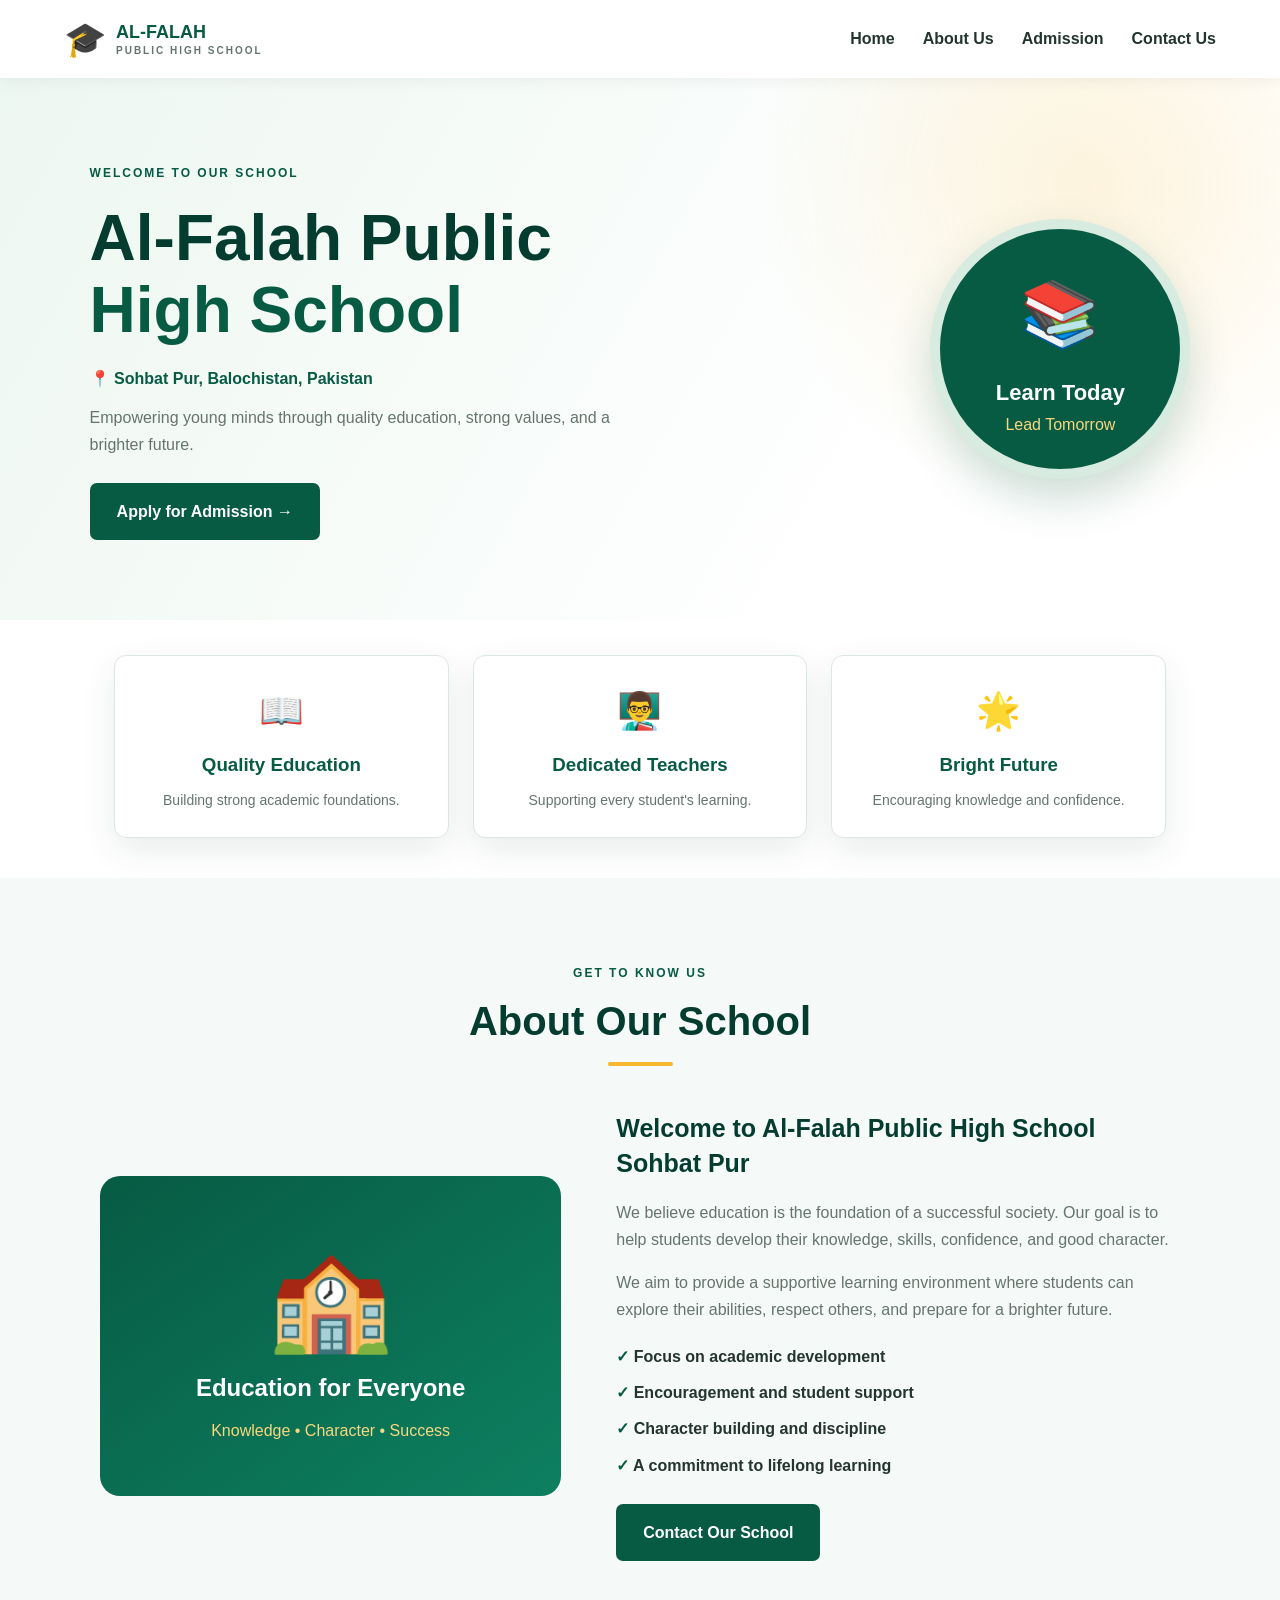
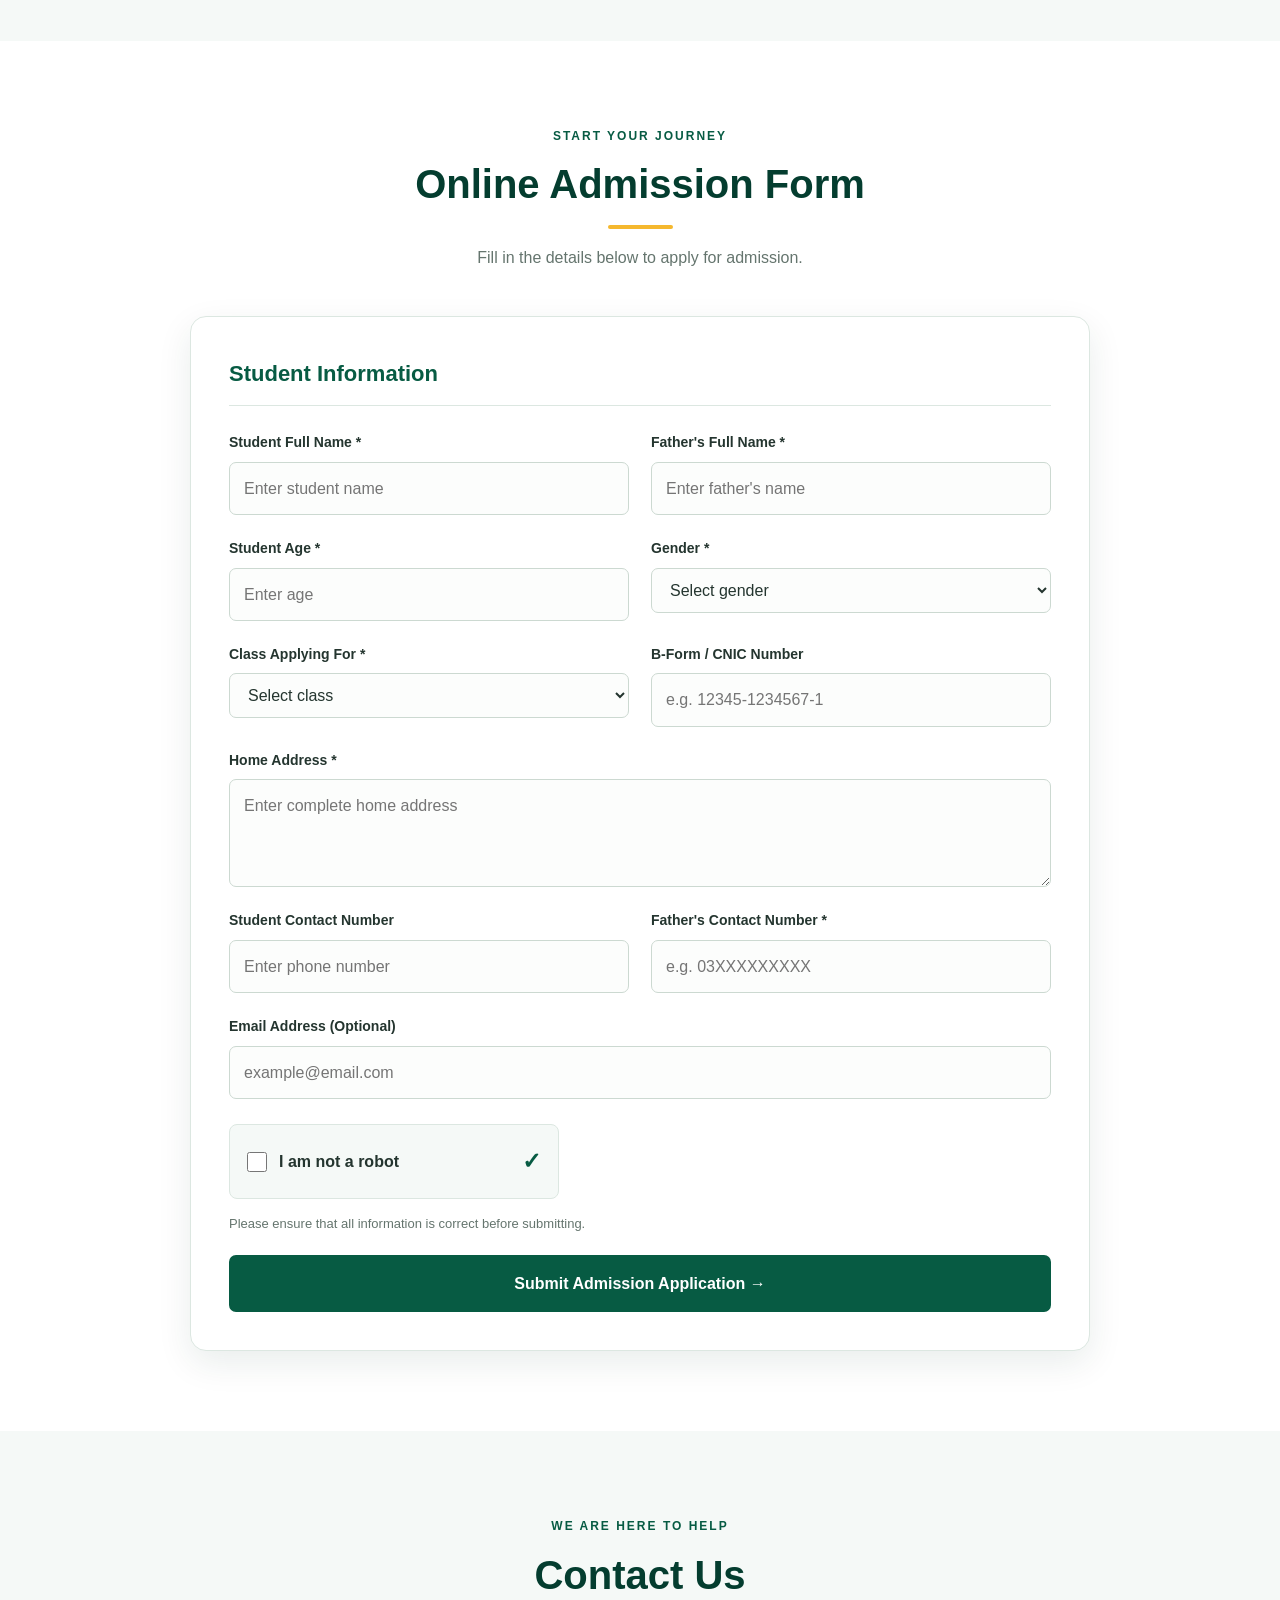
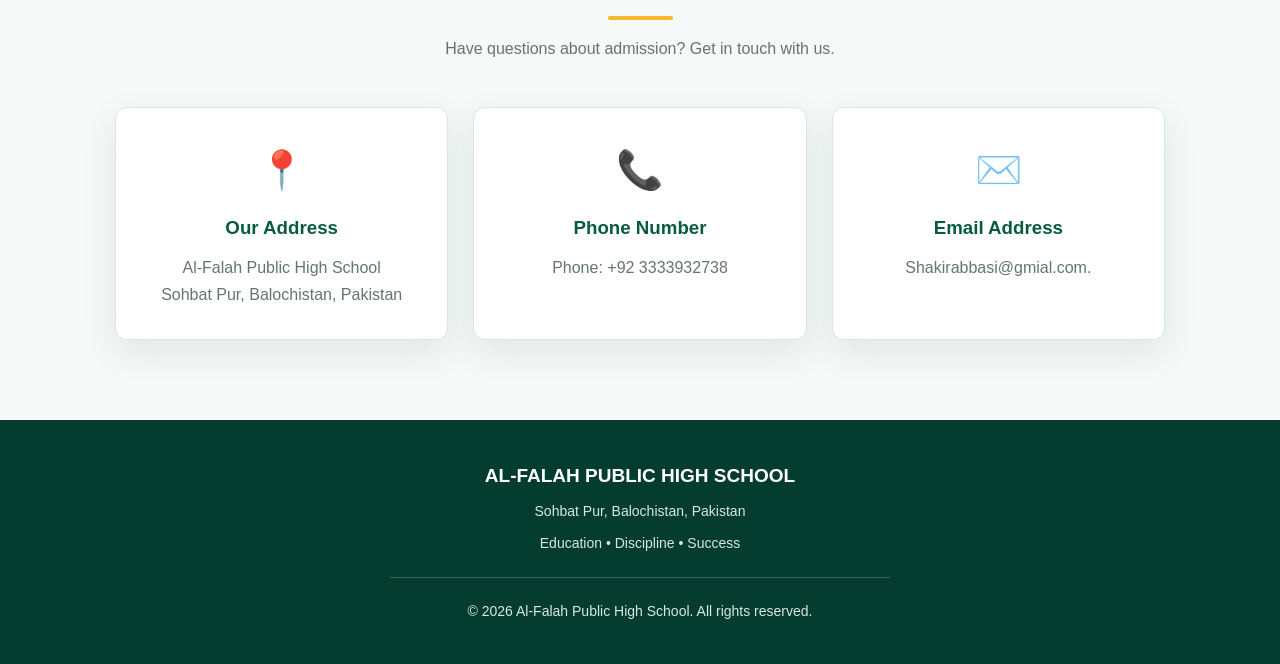
<file: index.html>
<!DOCTYPE html>
<html lang="en">
<head>
    <meta charset="UTF-8">
    <meta name="viewport" content="width=device-width, initial-scale=1.0">
    <title>Al-Falah Public High School | Sohbat Pur</title>
    <link rel="stylesheet" href="style.css">
</head>
<body>

    <!-- Navigation -->
    <header>
        <nav class="navbar">
            <a href="#home" class="logo">
                <span class="logo-icon">🎓</span>
                <span>AL-FALAH <small>PUBLIC HIGH SCHOOL</small></span>
            </a>

            <button class="menu-toggle" id="menuToggle"
                    aria-label="Toggle navigation" aria-expanded="false">
                ☰
            </button>

            <ul class="nav-links" id="navLinks">
                <li><a href="#home">Home</a></li>
                <li><a href="#about">About Us</a></li>
                <li><a href="#admission">Admission</a></li>
                <li><a href="#contact">Contact Us</a></li>
            </ul>
        </nav>
    </header>

    <!-- Home -->
    <section class="hero" id="home">
        <div class="hero-content">
            <span class="welcome">WELCOME TO OUR SCHOOL</span>
            <h1>Al-Falah Public<br><span>High School</span></h1>
            <p class="location">📍 Sohbat Pur, Balochistan, Pakistan</p>
            <p>
                Empowering young minds through quality education,
                strong values, and a brighter future.
            </p>
            <a href="#admission" class="btn">Apply for Admission →</a>
        </div>
        <div class="hero-decoration">
            <div class="book-icon">📚</div>
            <h3>Learn Today</h3>
            <p>Lead Tomorrow</p>
        </div>
    </section>

    <!-- Highlights -->
    <section class="highlights">
        <div class="highlight">
            <span>📖</span>
            <h3>Quality Education</h3>
            <p>Building strong academic foundations.</p>
        </div>
        <div class="highlight">
            <span>👨‍🏫</span>
            <h3>Dedicated Teachers</h3>
            <p>Supporting every student's learning.</p>
        </div>
        <div class="highlight">
            <span>🌟</span>
            <h3>Bright Future</h3>
            <p>Encouraging knowledge and confidence.</p>
        </div>
    </section>

    <!-- About -->
    <section class="section about" id="about">
        <div class="section-heading">
            <span class="eyebrow">GET TO KNOW US</span>
            <h2>About Our School</h2>
            <div class="underline"></div>
        </div>

        <div class="about-content">
            <div class="about-illustration">
                <span>🏫</span>
                <h3>Education for Everyone</h3>
                <p>Knowledge • Character • Success</p>
            </div>

            <div class="about-text">
                <h3>Welcome to Al-Falah Public High School Sohbat Pur</h3>
                <p>
                    We believe education is the foundation of a successful
                    society. Our goal is to help students develop their
                    knowledge, skills, confidence, and good character.
                </p>
                <p>
                    We aim to provide a supportive learning environment
                    where students can explore their abilities, respect
                    others, and prepare for a brighter future.
                </p>

                <ul class="about-list">
                    <li>✓ Focus on academic development</li>
                    <li>✓ Encouragement and student support</li>
                    <li>✓ Character building and discipline</li>
                    <li>✓ A commitment to lifelong learning</li>
                </ul>

                <a href="#contact" class="btn">Contact Our School</a>
            </div>
        </div>
    </section>

    <!-- Admission -->
    <section class="section admission-section" id="admission">
        <div class="section-heading">
            <span class="eyebrow">START YOUR JOURNEY</span>
            <h2>Online Admission Form</h2>
            <div class="underline"></div>
            <p>Fill in the details below to apply for admission.</p>
        </div>

        <form id="admissionForm" class="admission-form">
            <h3 class="form-title">Student Information</h3>

            <div class="form-grid">
                <div class="form-group">
                    <label for="studentName">Student Full Name *</label>
                    <input type="text" id="studentName" name="studentName"
                           placeholder="Enter student name" required
                           maxlength="100">
                </div>

                <div class="form-group">
                    <label for="fatherName">Father's Full Name *</label>
                    <input type="text" id="fatherName" name="fatherName"
                           placeholder="Enter father's name" required
                           maxlength="100">
                </div>

                <div class="form-group">
                    <label for="age">Student Age *</label>
                    <input type="number" id="age" name="age"
                           min="3" max="30" placeholder="Enter age" required>
                </div>

                <div class="form-group">
                    <label for="gender">Gender *</label>
                    <select id="gender" name="gender" required>
                        <option value="">Select gender</option>
                        <option value="Male">Male</option>
                        <option value="Female">Female</option>
                        <option value="Other">Other</option>
                    </select>
                </div>

                <div class="form-group">
                    <label for="className">Class Applying For *</label>
                    <select id="className" name="className" required>
                        <option value="">Select class</option>
                        <option>Nursery</option>
                        <option>Prep</option>
                        <option>Class 1</option>
                        <option>Class 2</option>
                        <option>Class 3</option>
                        <option>Class 4</option>
                        <option>Class 5</option>
                        <option>Class 6</option>
                        <option>Class 7</option>
                        <option>Class 8</option>
                        <option>Class 9</option>
                        <option>Class 10</option>
                    </select>
                </div>

                <div class="form-group">
                    <label for="cnic">B-Form / CNIC Number</label>
                    <input type="text" id="cnic" name="cnic"
                           placeholder="e.g. 12345-1234567-1"
                           maxlength="15">
                </div>

                <div class="form-group full-width">
                    <label for="address">Home Address *</label>
                    <textarea id="address" name="address" rows="3"
                              placeholder="Enter complete home address"
                              required maxlength="500"></textarea>
                </div>

                <div class="form-group">
                    <label for="studentPhone">Student Contact Number</label>
                    <input type="tel" id="studentPhone" name="studentPhone"
                           placeholder="Enter phone number"
                           maxlength="20">
                </div>

                <div class="form-group">
                    <label for="fatherPhone">Father's Contact Number *</label>
                    <input type="tel" id="fatherPhone" name="fatherPhone"
                           placeholder="e.g. 03XXXXXXXXX"
                           required maxlength="20">
                </div>

                <div class="form-group full-width">
                    <label for="email">Email Address (Optional)</label>
                    <input type="email" id="email" name="email"
                           placeholder="example@email.com">
                </div>
            </div>

            <div class="robot-check">
                <input type="checkbox" id="robot" name="robot" required>
                <label for="robot">I am not a robot</label>
                <span>✓</span>
            </div>

            <p class="privacy-note">
                Please ensure that all information is correct before submitting.
            </p>

            <button type="submit" class="btn submit-btn">
                Submit Admission Application →
            </button>

            <div id="formMessage" class="form-message"
                 role="status" aria-live="polite"></div>
        </form>
    </section>

    <!-- Contact -->
    <section class="section contact-section" id="contact">
        <div class="section-heading">
            <span class="eyebrow">WE ARE HERE TO HELP</span>
            <h2>Contact Us</h2>
            <div class="underline"></div>
            <p>Have questions about admission? Get in touch with us.</p>
        </div>

        <div class="contact-grid">
            <div class="contact-card">
                <span>📍</span>
                <h3>Our Address</h3>
                <p>Al-Falah Public High School</p>
                <p>Sohbat Pur, Balochistan, Pakistan</p>
            </div>

            <div class="contact-card">
                <span>📞</span>
                <h3>Phone Number</h3>
                <p>Phone: +92 3333932738</p>
            </div>

            <div class="contact-card">
                <span>✉️</span>
                <h3>Email Address</h3>
                <p>Shakirabbasi@gmial.com.</p>
            </div>
        </div>
    </section>

    <!-- Footer -->
    <footer>
        <a href="#home" class="footer-logo">AL-FALAH PUBLIC HIGH SCHOOL</a>
        <p>Sohbat Pur, Balochistan, Pakistan</p>
        <p>Education • Discipline • Success</p>
        <div class="footer-line"></div>
        <p>© <span id="year"></span> Al-Falah Public High School. All rights reserved.</p>
    </footer>

    <button id="backToTop" class="back-to-top" aria-label="Back to top">
        ↑
    </button>

    <script src="script.js"></script>
</body>
</html>
</file>
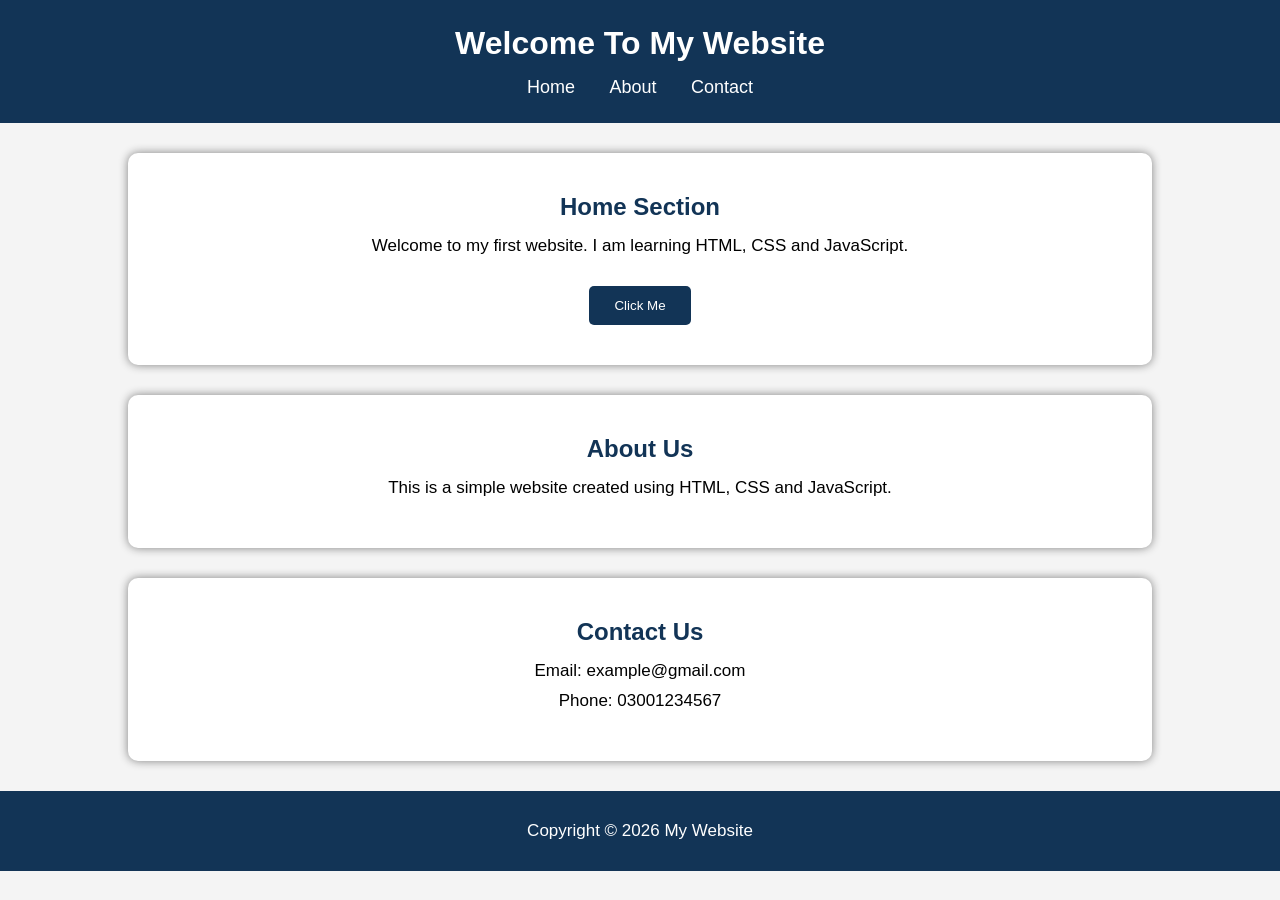
<file: ind.html>
<!DOCTYPE html>
<html lang="en">
<head>
    <meta charset="UTF-8">
    <meta name="viewport" content="width=device-width, initial-scale=1.0">
    <title>My Simple Website</title>

    <link rel="stylesheet" href="sty.css">
</head>
<body>

    <header>
        <h1>Welcome To My Website</h1>
        <nav>
            <a href="#home">Home</a>
            <a href="#about">About</a>
            <a href="#contact">Contact</a>
        </nav>
    </header>

    <section id="home">
        <h2>Home Section</h2>
        <p>Welcome to my first website. I am learning HTML, CSS and JavaScript.</p>
        <button onclick="showMessage()">Click Me</button>
    </section>

    <section id="about">
        <h2>About Us</h2>
        <p>This is a simple website created using HTML, CSS and JavaScript.</p>
    </section>

    <section id="contact">
        <h2>Contact Us</h2>
        <p>Email: example@gmail.com</p>
        <p>Phone: 03001234567</p>
    </section>

    <footer>
        <p>Copyright © 2026 My Website</p>
    </footer>

    <script src="sha.js"></script>
</body>
</html>
</file>
<file: style.css>
/* General settings */
:root {
    --primary: #075b43;
    --primary-dark: #043d2f;
    --accent: #f5b82e;
    --light: #f5f9f7;
    --white: #ffffff;
    --text: #24352f;
    --muted: #65756e;
    --border: #dce7e1;
    --shadow: 0 12px 35px rgba(5, 60, 43, 0.09);
}

* {
    margin: 0;
    padding: 0;
    box-sizing: border-box;
}

html {
    scroll-behavior: smooth;
    scroll-padding-top: 85px;
}

body {
    font-family: "Segoe UI", Arial, sans-serif;
    color: var(--text);
    line-height: 1.7;
    background: var(--white);
}

a {
    text-decoration: none;
}

button, input, textarea, select {
    font: inherit;
}

button, .btn {
    -webkit-tap-highlight-color: transparent;
}

section {
    scroll-margin-top: 75px;
}

/* Navigation */
header {
    background: var(--white);
    position: sticky;
    top: 0;
    z-index: 100;
    box-shadow: 0 2px 15px rgba(0, 0, 0, 0.06);
}

.navbar {
    max-width: 1200px;
    margin: auto;
    min-height: 78px;
    padding: 12px 24px;
    display: flex;
    align-items: center;
    justify-content: space-between;
    gap: 20px;
}

.logo {
    display: flex;
    align-items: center;
    gap: 10px;
    color: var(--primary);
    font-size: 18px;
    font-weight: 800;
    line-height: 1.3;
}

.logo-icon {
    font-size: 34px;
}

.logo small {
    display: block;
    font-size: 10px;
    letter-spacing: 2px;
    color: var(--muted);
}

.nav-links {
    display: flex;
    gap: 28px;
    align-items: center;
    list-style: none;
}

.nav-links a {
    color: var(--text);
    font-weight: 600;
    transition: color 0.25s;
}

.nav-links a:hover,
.nav-links a:focus {
    color: var(--primary);
}

.menu-toggle {
    display: none;
    background: none;
    border: 0;
    font-size: 27px;
    cursor: pointer;
    color: var(--primary);
}

/* Hero */
.hero {
    min-height: 510px;
    padding: 80px max(7%, calc((100% - 1120px) / 2));
    background:
        radial-gradient(circle at 85% 20%, rgba(245,184,46,.16), transparent 28%),
        linear-gradient(120deg, #edf7f1, #ffffff 72%);
    display: flex;
    align-items: center;
    justify-content: space-between;
    gap: 40px;
}

.hero-content {
    max-width: 650px;
}

.welcome, .eyebrow {
    color: var(--primary);
    font-weight: 800;
    letter-spacing: 2px;
    font-size: 12px;
}

.hero h1 {
    font-size: clamp(38px, 5vw, 64px);
    line-height: 1.12;
    margin: 18px 0;
    color: var(--primary-dark);
}

.hero h1 span {
    color: var(--primary);
}

.hero-content > p {
    max-width: 570px;
    margin: 12px 0 25px;
    color: var(--muted);
}

.hero-content .location {
    color: var(--primary);
    font-weight: 600;
    margin-bottom: 8px;
}

.btn {
    display: inline-block;
    background: var(--primary);
    color: var(--white);
    padding: 13px 25px;
    border: 2px solid var(--primary);
    border-radius: 7px;
    font-weight: 700;
    cursor: pointer;
    transition: 0.25s;
}

.btn:hover {
    background: var(--primary-dark);
    border-color: var(--primary-dark);
    transform: translateY(-2px);
}

.hero-decoration {
    width: 260px;
    min-width: 230px;
    height: 260px;
    border-radius: 50%;
    background: var(--primary);
    color: white;
    display: flex;
    flex-direction: column;
    align-items: center;
    justify-content: center;
    text-align: center;
    box-shadow: 0 20px 45px rgba(7, 91, 67, 0.2);
    border: 10px solid #d8ebe0;
}

.book-icon {
    font-size: 64px;
    margin-bottom: 5px;
}

.hero-decoration h3 {
    font-size: 22px;
}

.hero-decoration p {
    color: #f8d77d;
}

/* Highlights */
.highlights {
    max-width: 1100px;
    margin: -5px auto 0;
    padding: 40px 24px;
    display: grid;
    grid-template-columns: repeat(3, 1fr);
    gap: 24px;
}

.highlight {
    padding: 24px;
    text-align: center;
    border: 1px solid var(--border);
    border-radius: 12px;
    background: var(--white);
    box-shadow: var(--shadow);
}

.highlight span {
    font-size: 36px;
}

.highlight h3 {
    margin: 8px 0;
    color: var(--primary);
}

.highlight p {
    color: var(--muted);
    font-size: 14px;
}

/* Shared sections */
.section {
    padding: 80px 24px;
}

.section-heading {
    text-align: center;
    max-width: 700px;
    margin: 0 auto 45px;
}

.section-heading h2 {
    color: var(--primary-dark);
    font-size: clamp(28px, 4vw, 40px);
    line-height: 1.3;
    margin: 10px 0;
}

.section-heading p {
    color: var(--muted);
    margin-top: 12px;
}

.underline {
    width: 65px;
    height: 4px;
    border-radius: 10px;
    background: var(--accent);
    margin: 15px auto;
}

/* About */
.about {
    background: var(--light);
}

.about-content {
    max-width: 1080px;
    margin: auto;
    display: grid;
    grid-template-columns: 0.9fr 1.1fr;
    gap: 55px;
    align-items: center;
}

.about-illustration {
    min-height: 320px;
    background: linear-gradient(145deg, var(--primary), #0d8060);
    border-radius: 20px;
    color: white;
    display: flex;
    flex-direction: column;
    justify-content: center;
    align-items: center;
    text-align: center;
    padding: 25px;
}

.about-illustration span {
    font-size: 100px;
    line-height: 1.4;
}

.about-illustration h3 {
    font-size: 24px;
}

.about-illustration p {
    color: #f8d77d;
    margin-top: 8px;
}

.about-text h3 {
    color: var(--primary-dark);
    font-size: 25px;
    line-height: 1.4;
    margin-bottom: 18px;
}

.about-text p {
    color: var(--muted);
    margin-bottom: 15px;
}

.about-list {
    list-style: none;
    margin: 20px 0 25px;
}

.about-list li {
    margin: 9px 0;
    font-weight: 600;
}

.about-list li::first-letter {
    color: var(--primary);
}

/* Admission */
.admission-section {
    background: var(--white);
}

.admission-form {
    max-width: 900px;
    margin: auto;
    padding: 38px;
    background: var(--white);
    border: 1px solid var(--border);
    border-radius: 16px;
    box-shadow: var(--shadow);
}

.form-title {
    color: var(--primary);
    font-size: 22px;
    margin-bottom: 25px;
    padding-bottom: 12px;
    border-bottom: 1px solid var(--border);
}

.form-grid {
    display: grid;
    grid-template-columns: repeat(2, minmax(0, 1fr));
    gap: 22px;
}

.form-group {
    display: flex;
    flex-direction: column;
    gap: 7px;
}

.form-group label {
    font-size: 14px;
    font-weight: 700;
}

.form-group input,
.form-group select,
.form-group textarea {
    width: 100%;
    min-width: 0;
    padding: 12px 14px;
    border: 1px solid #ccd9d1;
    border-radius: 7px;
    outline: none;
    color: var(--text);
    background: #fcfdfc;
    transition: border-color 0.2s, box-shadow 0.2s;
}

.form-group textarea {
    resize: vertical;
}

.form-group input:focus,
.form-group select:focus,
.form-group textarea:focus {
    border-color: var(--primary);
    box-shadow: 0 0 0 3px rgba(7, 91, 67, 0.1);
}

.full-width {
    grid-column: 1 / -1;
}

.robot-check {
    margin: 25px 0 10px;
    padding: 17px;
    border: 1px solid var(--border);
    border-radius: 8px;
    background: var(--light);
    display: flex;
    align-items: center;
    gap: 12px;
    max-width: 330px;
}

.robot-check input {
    width: 20px;
    height: 20px;
    accent-color: var(--primary);
    cursor: pointer;
}

.robot-check label {
    cursor: pointer;
    flex: 1;
    font-weight: 600;
}

.robot-check span {
    color: var(--primary);
    font-size: 23px;
    font-weight: 800;
}

.privacy-note {
    color: var(--muted);
    font-size: 13px;
    margin: 14px 0 20px;
}

.submit-btn {
    width: 100%;
}

.form-message {
    display: none;
    margin-top: 20px;
    padding: 14px;
    border-radius: 8px;
    overflow-wrap: anywhere;
}

.form-message.success {
    display: block;
    color: #075b43;
    background: #e7f6ed;
    border: 1px solid #a7d9ba;
}

.form-message.error {
    display: block;
    color: #a32020;
    background: #fff0f0;
    border: 1px solid #efbaba;
}

/* Contact */
.contact-section {
    background: var(--light);
}

.contact-grid {
    max-width: 1050px;
    margin: auto;
    display: grid;
    grid-template-columns: repeat(3, 1fr);
    gap: 25px;
}

.contact-card {
    padding: 30px 20px;
    text-align: center;
    border: 1px solid var(--border);
    background: white;
    border-radius: 12px;
    box-shadow: var(--shadow);
}

.contact-card span {
    font-size: 38px;
}

.contact-card h3 {
    color: var(--primary);
    margin: 10px 0;
}

.contact-card p {
    color: var(--muted);
    overflow-wrap: anywhere;
}

/* Footer */
footer {
    padding: 40px 20px;
    text-align: center;
    color: #d8e8df;
    background: var(--primary-dark);
}

.footer-logo {
    color: white;
    font-size: 19px;
    font-weight: 800;
}

footer p {
    margin-top: 8px;
    font-size: 14px;
}

.footer-line {
    max-width: 500px;
    height: 1px;
    background: rgba(255,255,255,.2);
    margin: 22px auto;
}

/* Back to top */
.back-to-top {
    position: fixed;
    right: 22px;
    bottom: 22px;
    width: 45px;
    height: 45px;
    border: none;
    border-radius: 50%;
    background: var(--accent);
    color: var(--primary-dark);
    font-size: 24px;
    cursor: pointer;
    box-shadow: var(--shadow);
    display: none;
    z-index: 90;
}

.back-to-top.visible {
    display: block;
}

/* Responsive design */
@media (max-width: 800px) {
    .navbar {
        flex-wrap: wrap;
    }

    .menu-toggle {
        display: block;
    }

    .nav-links {
        display: none;
        width: 100%;
        flex-direction: column;
        align-items: stretch;
        gap: 0;
    }

    .nav-links.open {
        display: flex;
    }

    .nav-links a {
        display: block;
        padding: 10px 0;
    }

    .hero {
        padding: 60px 24px;
    }

    .hero-decoration {
        width: 210px;
        min-width: 190px;
        height: 210px;
    }

    .book-icon {
        font-size: 48px;
    }

    .about-content {
        grid-template-columns: 1fr;
        gap: 30px;
    }

    .about-illustration {
        min-height: 260px;
    }
}

@media (max-width: 600px) {
    .hero {
        flex-direction: column;
        align-items: flex-start;
        padding: 55px 22px;
    }

    .hero-decoration {
        align-self: center;
        margin-top: 10px;
    }

    .highlights {
        grid-template-columns: 1fr;
    }

    .section {
        padding: 60px 18px;
    }

    .form-grid,
    .contact-grid {
        grid-template-columns: 1fr;
    }

    .full-width {
        grid-column: auto;
    }

    .admission-form {
        padding: 22px 17px;
    }

    .section-heading {
        margin-bottom: 32px;
    }

    .logo {
        font-size: 15px;
    }

    .logo small {
        font-size: 9px;
    }
}
</file>
<file: sty.css>
* {
    margin: 0;
    padding: 0;
    box-sizing: border-box;
}

body {
    font-family: Arial, sans-serif;
    background-color: #f4f4f4;
    text-align: center;
}

header {
    background-color: #123456;
    color: white;
    padding: 25px;
}

header h1 {
    margin-bottom: 15px;
}

nav a {
    color: white;
    text-decoration: none;
    margin: 15px;
    font-size: 18px;
}

nav a:hover {
    color: yellow;
}

section {
    background-color: white;
    margin: 30px auto;
    padding: 40px;
    width: 80%;
    border-radius: 10px;
    box-shadow: 0 0 10px gray;
}

h2 {
    color: #123456;
    margin-bottom: 15px;
}

p {
    font-size: 17px;
    margin: 10px;
}

button {
    background-color: #123456;
    color: white;
    border: none;
    padding: 12px 25px;
    margin-top: 20px;
    border-radius: 5px;
    cursor: pointer;
}

button:hover {
    background-color: green;
}

footer {
    background-color: #123456;
    color: white;
    padding: 20px;
}
</file>
